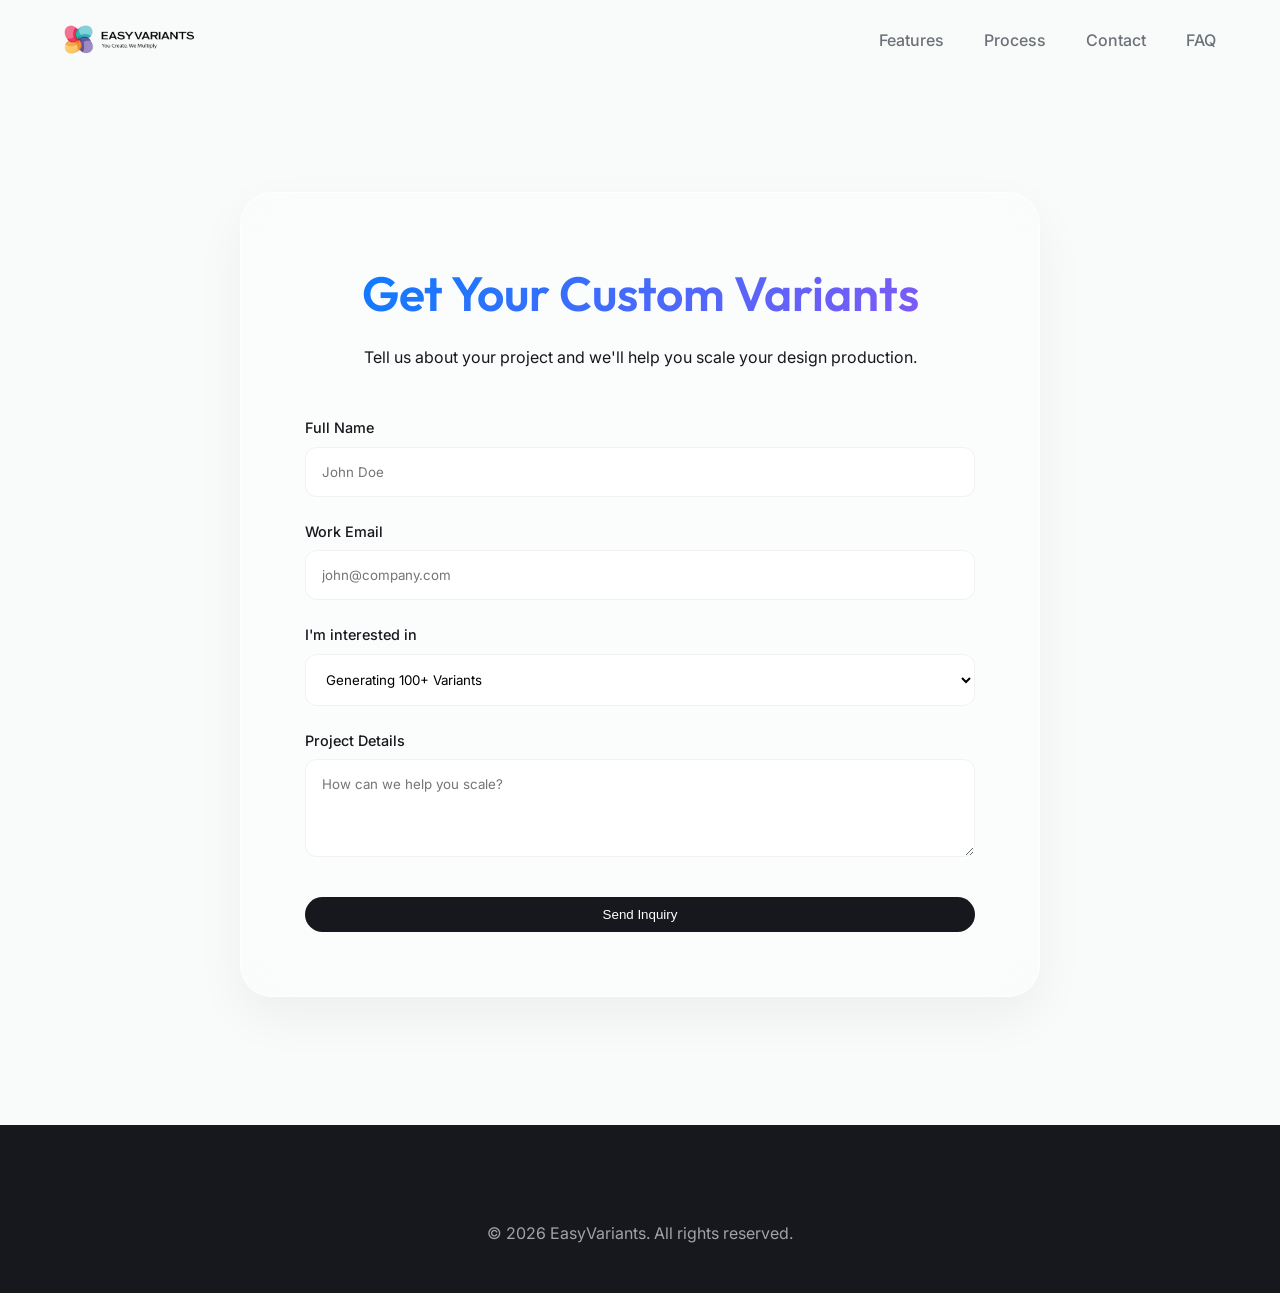
<file: contact.html>
<!DOCTYPE html>
<html lang="en">
<head>
    <meta charset="UTF-8">
    <meta name="viewport" content="width=device-width, initial-scale=1.0">
    <title>Contact Us | EasyVariants</title>
    <link rel="stylesheet" href="style.css">
    <link href="https://fonts.googleapis.com/css2?family=Inter:wght@400;500;600;700&family=Outfit:wght@700;800&display=swap" rel="stylesheet">
    <style>
        .contact-section {
            padding: 12rem 0 8rem;
            min-height: 100vh;
            background: var(--bg-main);
            position: relative;
            overflow: hidden;
        }

        .contact-container {
            max-width: 800px;
            margin: 0 auto;
            position: relative;
            z-index: 2;
        }

        .contact-card {
            background: rgba(255, 255, 255, 0.4);
            backdrop-filter: blur(20px) saturate(180%);
            -webkit-backdrop-filter: blur(20px) saturate(180%);
            border: 1px solid rgba(255, 255, 255, 0.6);
            border-radius: 2rem;
            padding: 4rem;
            box-shadow: 0 20px 50px rgba(0,0,0,0.05);
        }

        .contact-header {
            text-align: center;
            margin-bottom: 3rem;
        }

        .contact-header h1 {
            font-size: 3rem;
            margin-bottom: 1rem;
            background: var(--accent-gradient);
            -webkit-background-clip: text;
            background-clip: text;
            -webkit-text-fill-color: transparent;
        }

        .contact-form {
            display: grid;
            gap: 1.5rem;
        }

        .form-group {
            display: flex;
            flex-direction: column;
            gap: 0.5rem;
        }

        .form-group label {
            font-weight: 500;
            color: var(--text-main);
            font-size: 0.9rem;
        }

        .form-group input, 
        .form-group textarea,
        .form-group select {
            padding: 1rem;
            background: rgba(255, 255, 255, 0.8);
            border: 1px solid rgba(0,0,0,0.05);
            border-radius: 0.75rem;
            font-family: inherit;
            transition: all 0.2s ease;
        }

        .form-group input:focus, 
        .form-group textarea:focus {
            outline: none;
            border-color: var(--accent-blue);
            box-shadow: 0 0 0 4px rgba(59, 130, 246, 0.1);
        }

        .btn-submit {
            margin-top: 1rem;
            width: 100%;
        }

        @media (max-width: 768px) {
            .contact-section {
                padding: 8rem 1rem 4rem;
            }
            .contact-card {
                padding: 2rem;
            }
            .contact-header h1 {
                font-size: 2.25rem;
            }
        }
    </style>
</head>
<body>
    <!-- Navbar -->
    <nav class="navbar glossy">
        <div class="container navbar-inner">
            <div class="logo">
                <a href="index.html" style="text-decoration: none; display: flex; align-items: center; gap: 0.75rem;">
                    <img src="logo-removebg-preview.png" alt="EasyVariants Logo" class="logo-img">
                </a>
            </div>
            <ul class="nav-links">
                <li><a href="index.html#features">Features</a></li>
                <li><a href="index.html#how-it-works">Process</a></li>
                <li><a href="contact.html">Contact</a></li>
                <li><a href="index.html#faq">FAQ</a></li>
            </ul>
        </div>
    </nav>

    <main>
        <section class="contact-section">
            <!-- Background Blobs -->
            <div class="blob-container">
                <div class="blob blob-1"></div>
                <div class="blob blob-2"></div>
            </div>

            <div class="contact-container">
                <div class="contact-card">
                    <div class="contact-header">
                        <h1>Get Your Custom Variants</h1>
                        <p>Tell us about your project and we'll help you scale your design production.</p>
                    </div>
                    
                    <form class="contact-form">
                        <div class="form-group">
                            <label for="name">Full Name</label>
                            <input type="text" id="name" placeholder="John Doe" required>
                        </div>
                        <div class="form-group">
                            <label for="email">Work Email</label>
                            <input type="email" id="email" placeholder="john@company.com" required>
                        </div>
                        <div class="form-group">
                            <label for="interest">I'm interested in</label>
                            <select id="interest">
                                <option>Generating 100+ Variants</option>
                                <option>Exporting Custom Designs</option>
                                <option>Enterprise Integration</option>
                                <option>General Inquiry</option>
                            </select>
                        </div>
                        <div class="form-group">
                            <label for="message">Project Details</label>
                            <textarea id="message" rows="4" placeholder="How can we help you scale?"></textarea>
                        </div>
                        <button type="submit" class="btn btn-primary btn-submit">Send Inquiry</button>
                    </form>
                </div>
            </div>
        </section>
    </main>

    <footer class="footer">
        <div class="container">
            <div class="footer-bottom" style="text-align: center; border: none; padding-top: 0;">
                &copy; 2026 EasyVariants. All rights reserved.
            </div>
        </div>
    </footer>

    <script src="main.js"></script>
</body>
</html>
</file>
<file: style.css>
:root {
    /* Colors - Using HSL for better harmony and control */
    --h: 220;
    --s: 15%;
    --primary: hsl(var(--h), var(--s), 10%);
    --primary-hover: hsl(var(--h), var(--s), 20%);
    --secondary: #FFFFFF;
    
    --accent-h: 210;
    --accent-blue: hsl(var(--accent-h), 100%, 50%);
    --accent-purple: hsl(260, 90%, 65%);
    --accent-gradient: linear-gradient(135deg, var(--accent-blue), var(--accent-purple));
    
    --text-main: hsl(var(--h), var(--s), 10%);
    --text-muted: hsl(var(--h), 5%, 45%);
    --bg-main: hsl(var(--h), 10%, 98%);
    --bg-hero: radial-gradient(circle at 50% 0%, hsl(210, 100%, 96%) 0%, hsl(var(--h), 10%, 98%) 100%);
    --grid-color: hsla(var(--accent-h), 100%, 40%, 0.05);
    
    /* Glassmorphism */
    --glass-bg: rgba(255, 255, 255, 0.7);
    --glass-border: rgba(255, 255, 255, 0.3);
    --glass-shadow: 0 8px 32px 0 rgba(31, 38, 135, 0.07);
    
    /* Shadows */
    --shadow-sm: 0 1px 2px 0 rgba(0, 0, 0, 0.05);
    --shadow-md: 0 10px 15px -3px rgba(0, 0, 0, 0.05), 0 4px 6px -2px rgba(0, 0, 0, 0.02);
    --shadow-lg: 0 20px 25px -5px rgba(0, 0, 0, 0.1), 0 10px 10px -5px rgba(0, 0, 0, 0.04);
    
    /* Transitions */
    --transition-fast: 0.2s cubic-bezier(0.4, 0, 0.2, 1);
    --transition-normal: 0.3s cubic-bezier(0.4, 0, 0.2, 1);
    --transition-slow: 0.5s cubic-bezier(0.4, 0, 0.2, 1);
}

* {
    margin: 0;
    padding: 0;
    box-sizing: border-box;
}

body {
    font-family: 'Inter', sans-serif;
    color: var(--text-main);
    line-height: 1.5;
    background-color: var(--bg-main);
    overflow-x: hidden;
    width: 100%;
}

html {
    overflow-x: hidden;
    width: 100%;
}

h1, h2, h3, .logo-text {
    font-family: 'Outfit', sans-serif;
    font-weight: 600;
}

.container {
    max-width: 1200px;
    margin: 0 auto;
    padding: 0 1.5rem;
}

/* Navbar */
.navbar {
    height: 80px;
    display: flex;
    align-items: center;
    position: absolute;
    top: 0;
    left: 0;
    width: 100%;
    z-index: 1000;
    background: transparent;
    backdrop-filter: none;
    -webkit-backdrop-filter: none;
    border-bottom: 1px solid transparent;
    box-shadow: none;
    transition: all 0.3s ease;
}

.navbar.scrolled {
    position: fixed;
    background: rgba(255, 255, 255, 0.45);
    backdrop-filter: blur(16px) saturate(180%);
    -webkit-backdrop-filter: blur(16px) saturate(180%);
    border-bottom: 1px solid rgba(255, 255, 255, 0.5);
    box-shadow: 0 4px 30px rgba(0, 0, 0, 0.05);
}

.navbar-inner {
    width: 100%;
    display: flex;
    justify-content: space-between;
    align-items: center;
}

.logo {
    display: flex;
    align-items: center;
    gap: 0.75rem;
}

.logo-img {
    height: 40px;
    width: auto;
    object-fit: contain;
}

.nav-links {
    display: flex;
    list-style: none;
    gap: 2.5rem;
}

.nav-links a {
    text-decoration: none;
    color: var(--text-muted);
    font-weight: 500;
    transition: color 0.2s ease;
}

.nav-links a:hover {
    color: var(--text-main);
}

.nav-actions {
    display: flex;
    align-items: center;
    gap: 1rem;
}

/* Mobile Menu Toggle */
.mobile-menu-toggle {
    display: none;
    flex-direction: column;
    justify-content: space-between;
    width: 30px;
    height: 20px;
    background: none;
    border: none;
    cursor: pointer;
    padding: 0;
    z-index: 1001;
}

.mobile-menu-toggle span {
    width: 100%;
    height: 2px;
    background-color: var(--text-main);
    border-radius: 2px;
    transition: all 0.3s ease;
}

.mobile-menu-toggle.active span:nth-child(1) {
    transform: translateY(9px) rotate(45deg);
}

.mobile-menu-toggle.active span:nth-child(2) {
    opacity: 0;
}

.mobile-menu-toggle.active span:nth-child(3) {
    transform: translateY(-9px) rotate(-45deg);
}

@media (max-width: 768px) {
    .mobile-menu-toggle {
        display: flex;
    }

    .nav-links {
        position: fixed;
        top: 0;
        right: -100%;
        width: 80%;
        max-width: 300px;
        height: 100vh;
        background: rgba(255, 255, 255, 0.95);
        backdrop-filter: blur(20px);
        -webkit-backdrop-filter: blur(20px);
        flex-direction: column;
        justify-content: center;
        align-items: center;
        gap: 2rem;
        transition: right 0.4s cubic-bezier(0.4, 0, 0.2, 1);
        z-index: 1000;
        box-shadow: -10px 0 30px rgba(0, 0, 0, 0.1);
    }

    .nav-links.active {
        right: 0;
    }

    .nav-actions {
        display: none; /* Hide login/get started in main nav for mobile to simplify */
    }
}

/* Buttons */
.btn {
    display: inline-flex;
    align-items: center;
    justify-content: center;
    padding: 0.625rem 1.25rem;
    border-radius: 9999px;
    font-weight: 500;
    text-decoration: none;
    transition: all 0.2s cubic-bezier(0.4, 0, 0.2, 1);
    cursor: pointer;
    border: none;
}

.btn-primary {
    background-color: var(--primary);
    color: var(--secondary);
}

.btn-primary:hover {
    opacity: 0.85;
    transform: translateY(-1px);
}

.btn-secondary {
    background-color: var(--secondary);
    color: var(--text-main);
    border: 1px solid rgba(0, 0, 0, 0.05);
    box-shadow: var(--shadow-sm);
}

.btn-secondary:hover {
    background-color: #F9FAFB;
    transform: translateY(-1px);
}

.btn-login {
    color: var(--text-muted);
    background: #F3F4F6;
}

.btn-login:hover {
    color: var(--text-main);
}

.btn-lg {
    padding: 0.875rem 2.5rem;
    font-size: 1rem;
}

/* Glassmorphism Utility */
.glass {
    background: var(--glass-bg);
    backdrop-filter: blur(12px);
    -webkit-backdrop-filter: blur(12px);
    border: 1px solid var(--glass-border);
    box-shadow: var(--glass-shadow);
}

/* Animations */
@keyframes fadeInUp {
    from {
        opacity: 0;
        transform: translateY(30px);
    }
    to {
        opacity: 1;
        transform: translateY(0);
    }
}

@keyframes scaleIn {
    from {
        opacity: 0;
        transform: scale(0.95);
    }
    to {
        opacity: 1;
        transform: scale(1);
    }
}

.reveal {
    opacity: 0;
    transition: all 0.8s cubic-bezier(0.4, 0, 0.2, 1);
}

.reveal.active {
    opacity: 1;
}

.fade-up {
    transform: translateY(30px);
}

.reveal.active.fade-up {
    transform: translateY(0);
}

/* Abstract Background Shapes */
.bg-shape {
    position: fixed;
    filter: blur(80px);
    z-index: -1;
    opacity: 0.6;
}

.shape-1 {
    top: -10%;
    left: -10%;
    width: 600px;
    height: 600px;
    background: var(--gradient-blue);
    border-radius: 50%;
    animation: float 20s ease-in-out infinite alternate;
}

.shape-2 {
    bottom: -10%;
    right: -10%;
    width: 500px;
    height: 500px;
    background: var(--gradient-primary);
    border-radius: 50%;
    animation: float 15s ease-in-out infinite alternate-reverse;
}

.shape-3 {
    top: 40%;
    left: 20%;
    width: 400px;
    height: 400px;
    background: radial-gradient(circle, rgba(147,51,234,0.3) 0%, rgba(147,51,234,0) 70%);
    border-radius: 50%;
    animation: float 25s ease-in-out infinite;
}

@keyframes float {
    0% { transform: translate(0, 0) scale(1); }
    50% { transform: translate(100px, 50px) scale(1.1); }
    100% { transform: translate(-50px, 100px) scale(0.9); }
}

/* Hero Section */
.hero {
    position: relative;
    padding: 10rem 0 8rem;
    text-align: center;
    background: var(--bg-hero);
    overflow: hidden;
}

.hero-video {
    position: absolute;
    top: 0;
    left: 0;
    width: 100%;
    height: 100%;
    object-fit: cover;
    z-index: 0;
    opacity: 0.45; /* Brighter video view */
}

.video-overlay {
    position: absolute;
    inset: 0;
    background: rgba(255, 255, 255, 0.15); /* Light frosting for brighter video */
    backdrop-filter: blur(3px);
    z-index: 1;
}

.grid-overlay {
    position: absolute;
    inset: 0;
    background-image: linear-gradient(var(--grid-color) 1px, transparent 1px),
                      linear-gradient(90deg, var(--grid-color) 1px, transparent 1px);
    background-size: 60px 60px;
    z-index: 2;
    pointer-events: none;
    opacity: 0.5;
}

.hero-content {
    position: relative;
    z-index: 3;
    max-width: 800px;
}

.badge {
    display: inline-block;
    padding: 0.25rem 1rem;
    background-color: #E0F2FE;
    color: #0369A1;
    border-radius: 9999px;
    font-size: 0.875rem;
    font-weight: 500;
    margin-bottom: 2rem;
    border: 1px solid rgba(3, 105, 161, 0.1);
}

.hero h1 {
    font-size: 4rem;
    line-height: 1.1;
    margin-bottom: 1.5rem;
    letter-spacing: -0.02em;
}

.hero p {
    font-size: 1.25rem;
    color: var(--text-muted);
    margin-bottom: 3rem;
    max-width: 600px;
    margin-inline: auto;
}

.hero-actions {
    display: flex;
    gap: 1rem;
    justify-content: center;
}

.completed { color: #22C55E; text-decoration: line-through; opacity: 0.6; }

/* Advanced Bento Grid */
.bento-grid {
    display: grid;
    grid-template-columns: repeat(3, 1fr);
    grid-auto-rows: minmax(280px, auto);
    gap: 1.5rem;
    padding-top: 4rem;
}

.bento-card {
    transition: transform 0.4s cubic-bezier(0.16, 1, 0.3, 1), box-shadow 0.4s ease;
    background: rgba(255, 255, 255, 0.15);
    backdrop-filter: blur(40px) saturate(150%);
    -webkit-backdrop-filter: blur(40px) saturate(150%);
    border: 1px solid rgba(255, 255, 255, 0.3);
    box-shadow: 0 10px 40px rgba(0,0,0,0.03);
    padding: 2.5rem;
    border-radius: 2rem;
    display: flex;
    flex-direction: column;
    justify-content: space-between;
    overflow: hidden;
    position: relative;
}

.bento-card.large {
    grid-column: span 2;
    grid-row: span 2;
    background: linear-gradient(135deg, rgba(255, 255, 255, 0.45) 0%, rgba(255, 255, 255, 0.15) 100%);
    border: 1px solid rgba(255, 255, 255, 0.6);
}

.bento-card.wide {
    grid-column: span 3;
    display: flex;
    flex-direction: row;
    align-items: center;
    justify-content: space-between;
}

.bento-card:hover {
    transform: translateY(-8px);
    box-shadow: 0 20px 40px rgba(0, 0, 0, 0.08);
    border: 1px solid rgba(255, 255, 255, 0.8);
}

.bento-content h3 {
    font-size: 1.5rem;
    margin-bottom: 1rem;
    color: var(--text-main);
    font-weight: 700;
}

.bento-card.large .bento-content h3 {
    font-size: 2.5rem;
}

.badge-mini {
    font-size: 0.75rem;
    padding: 0.35rem 0.75rem;
    background: var(--text-main);
    color: white;
    border-radius: 999px;
    font-weight: 500;
}

.variant-progress.inline {
    background: rgba(255, 255, 255, 0.8);
    padding: 1.5rem;
    border-radius: 1rem;
    border: 1px solid rgba(0,0,0,0.05);
    box-shadow: var(--shadow-sm);
    flex: 1;
}

.vp-item p {
    font-size: 0.875rem;
    margin-bottom: 0.5rem;
    font-weight: 600;
}

.progress-container.small {
    height: 8px;
    margin: 0;
    background: #e2e8f0;
    border-radius: 999px;
    overflow: hidden;
}

.progress-bar {
    height: 100%;
    background: var(--accent-gradient);
    border-radius: 999px;
}

/* Customizer Section */
.customizer-section {
    padding: 2rem 0 8rem;
    background: var(--bg-main);
}

.customizer-header {
    text-align: center;
    margin-bottom: 3rem;
}

.customizer-header h2 {
    font-size: 2.5rem;
    margin-bottom: 0.5rem;
}

.customizer-container {
    position: relative;
    height: 550px;
    border-radius: 2rem;
    overflow: hidden;
    background: #f8fafc;
    border: 1px solid rgba(0,0,0,0.05);
    box-shadow: var(--shadow-xl);
}

#canvas-container {
    position: absolute;
    inset: 0;
    z-index: 1;
}

.customizer-left-panel {
    position: absolute;
    left: 2rem;
    top: 50%;
    transform: translateY(-50%);
    width: 200px;
    z-index: 2;
    background: rgba(255, 255, 255, 0.25);
    backdrop-filter: blur(20px) saturate(150%);
    -webkit-backdrop-filter: blur(20px) saturate(150%);
    border: 1px solid rgba(255, 255, 255, 0.4);
    border-radius: 1.5rem;
    padding: 1.5rem;
    box-shadow: 0 10px 40px rgba(0,0,0,0.05);
    display: flex;
    flex-direction: column;
}

.customizer-controls {
    position: absolute;
    right: 2rem;
    top: 50%;
    transform: translateY(-50%);
    width: 320px;
    z-index: 2;
    background: rgba(255, 255, 255, 0.25);
    backdrop-filter: blur(20px) saturate(150%);
    -webkit-backdrop-filter: blur(20px) saturate(150%);
    border: 1px solid rgba(255, 255, 255, 0.4);
    border-radius: 1.5rem;
    padding: 1.5rem;
    box-shadow: 0 10px 40px rgba(0,0,0,0.05);
    display: flex;
    flex-direction: column;
    gap: 0.75rem;
    max-height: 85%;
    overflow-y: auto;
}

/* Custom Scrollbar for Controls */
.customizer-controls::-webkit-scrollbar {
    width: 6px;
}
.customizer-controls::-webkit-scrollbar-thumb {
    background-color: rgba(0,0,0,0.1);
    border-radius: 10px;
}

.control-group h3 {
    font-size: 1rem;
    margin-bottom: 0.75rem;
    color: var(--text-main);
}

.color-swatches {
    display: flex;
    flex-wrap: wrap;
    gap: 0.5rem;
}

.swatch {
    width: 32px;
    height: 32px;
    border-radius: 50%;
    border: 2px solid transparent;
    cursor: pointer;
    transition: all 0.2s ease;
    box-shadow: var(--shadow-sm);
}

.swatch:hover {
    transform: scale(1.1);
}

.swatch.active {
    border-color: var(--primary);
    transform: scale(1.1);
    box-shadow: 0 0 0 2px white, 0 0 0 4px var(--primary);
}

.input-field {
    width: 100%;
    padding: 0.5rem 0.75rem;
    border-radius: 0.5rem;
    border: 1px solid rgba(0,0,0,0.1);
    background: white;
    font-family: 'Inter', sans-serif;
    font-size: 0.875rem;
    transition: border-color 0.2s;
}

.mb-2 {
    margin-bottom: 0.5rem;
}

input[type="file"].input-field {
    padding: 0.4rem;
    font-size: 0.75rem;
}

input[type="range"].slider {
    padding: 0;
    height: 6px;
    border: none;
    background: rgba(0,0,0,0.1);
    border-radius: 3px;
    appearance: none;
    -webkit-appearance: none;
}
input[type="range"].slider::-webkit-slider-thumb {
    -webkit-appearance: none;
    width: 16px;
    height: 16px;
    background: var(--primary);
    border-radius: 50%;
    cursor: pointer;
}

.input-field:focus {
    outline: none;
    border-color: var(--accent-blue);
}

.w-full {
    width: 100%;
}

.mt-2 {
    margin-top: 0.5rem;
}

.mt-4 {
    margin-top: 1rem;
}

.helper-text {
    font-size: 0.75rem;
    color: var(--text-muted);
    margin-top: 0.5rem;
    text-align: center;
}

.loader-overlay {
    position: absolute;
    inset: 0;
    background: var(--bg-main);
    z-index: 10;
    display: none;
    flex-direction: column;
    align-items: center;
    justify-content: center;
    color: var(--text-main);
    transition: opacity 0.5s ease;
}

.loader-overlay.active {
    display: flex;
}

.spinner {
    width: 40px;
    height: 40px;
    border: 3px solid rgba(0,0,0,0.1);
    border-top-color: var(--accent-blue);
    border-radius: 50%;
    animation: spin 1s linear infinite;
    margin-bottom: 1rem;
}

@keyframes spin {
    100% { transform: rotate(360deg); }
}


/* Section Headers */
.section-header {
    text-align: center;
    margin-bottom: 4rem;
}

.section-header h2 {
    font-size: 2.5rem;
    margin-bottom: 1rem;
}

.section-header p {
    color: var(--text-muted);
}

/* Pricing */
.pricing {
    padding: 8rem 0;
    background: transparent; /* Changed from solid grey to let blobs show */
}

.pricing-grid {
    display: flex;
    justify-content: center;
    gap: 2rem;
    flex-wrap: wrap; /* for mobile */
}

.pricing-card {
    background: rgba(255, 255, 255, 0.4);
    backdrop-filter: blur(20px) saturate(150%);
    -webkit-backdrop-filter: blur(20px) saturate(150%);
    padding: 3rem;
    border-radius: 1.5rem;
    width: 350px;
    border: 1px solid rgba(255, 255, 255, 0.6);
    text-align: center;
    transition: transform 0.4s cubic-bezier(0.16, 1, 0.3, 1), box-shadow 0.4s ease;
    box-shadow: 0 10px 40px rgba(0,0,0,0.03);
}

.model-switcher {
    display: flex;
    flex-direction: column;
    gap: 0.75rem;
}

.model-switcher .btn {
    width: 100%;
}

.pricing-card:hover {
    transform: translateY(-8px);
    box-shadow: 0 20px 40px rgba(0,0,0,0.08);
}

.pricing-card.featured {
    background: linear-gradient(135deg, var(--text-main) 0%, var(--primary) 100%);
    border: 1px solid rgba(255,255,255,0.1);
    box-shadow: 0 25px 50px -12px rgba(var(--text-main-rgb), 0.5);
    color: white;
    transform: scale(1.05);
    z-index: 10;
}

.pricing-card.featured:hover {
    transform: scale(1.05) translateY(-8px);
    box-shadow: 0 30px 60px -12px rgba(var(--text-main-rgb), 0.6);
}

.pricing-card .price {
    font-size: 3.5rem;
    font-weight: 800;
    margin: 1.5rem 0;
    font-family: 'Outfit', sans-serif;
    color: var(--text-dark);
}

.pricing-card.featured .price {
    color: white;
}

.pricing-card.featured h3, 
.pricing-card.featured p {
    color: rgba(255,255,255,0.9);
}

.pricing-card .price span {
    font-size: 1rem;
    color: var(--text-muted);
}

.pricing-card.featured .price span {
    color: rgba(255,255,255,0.6);
}

.pricing-card ul {
    list-style: none;
    margin-bottom: 2.5rem;
    text-align: left;
}

.pricing-card li {
    padding: 0.75rem 0;
    color: var(--text-main);
    display: flex;
    align-items: flex-start;
    gap: 0.75rem;
    font-size: 0.95rem;
}

.pricing-card.featured li {
    color: rgba(255,255,255,0.9);
}

.pricing-check {
    color: #10b981;
    flex-shrink: 0;
    margin-top: 2px;
}


/* Demo */
.demo {
    padding: 8rem 0;
}

.demo-box {
    background: var(--primary);
    padding: 5rem;
    border-radius: 2rem;
    text-align: center;
    color: var(--secondary);
}

.demo-box h2 {
    font-size: 3rem;
    margin-bottom: 1rem;
}

.demo-box p {
    opacity: 0.8;
    margin-bottom: 2.5rem;
}

/* How It Works */
.how-it-works {
    padding: 8rem 0;
    position: relative;
}

.workflow-staggered {
    display: flex;
    flex-direction: column;
    gap: 3rem;
    margin-top: 5rem;
    max-width: 900px;
    margin-inline: auto;
}

.workflow-step {
    display: flex;
    gap: 3rem;
    align-items: center;
    padding: 4rem;
    background: rgba(255, 255, 255, 0.25);
    backdrop-filter: blur(20px) saturate(150%);
    -webkit-backdrop-filter: blur(20px) saturate(150%);
    border-radius: 2rem;
    border: 1px solid rgba(255,255,255,0.6);
    transition: transform 0.4s cubic-bezier(0.16, 1, 0.3, 1), box-shadow 0.4s ease;
    box-shadow: 0 10px 40px rgba(0,0,0,0.03);
    position: relative;
    overflow: hidden;
}

.workflow-step.staggered {
    transform: translateX(10%);
}

.workflow-step:hover {
    transform: translateY(-8px);
    box-shadow: 0 20px 40px rgba(0,0,0,0.08);
}

.workflow-step.staggered:hover {
    transform: translateX(10%) translateY(-8px);
}

.step-badge {
    display: inline-block;
    padding: 0.25rem 0.75rem;
    background: rgba(0,0,0,0.05);
    border: 1px solid rgba(0,0,0,0.1);
    border-radius: 999px;
    font-size: 0.8rem;
    font-weight: 600;
    margin-bottom: 1rem;
    color: var(--text-main);
    text-transform: uppercase;
    letter-spacing: 0.05em;
}

.step-content h3 {
    font-size: 2rem;
    margin-bottom: 1rem;
    color: var(--text-main);
    font-weight: 700;
}

.step-content p {
    font-size: 1.125rem;
    color: var(--text-muted);
    max-width: 400px;
    line-height: 1.6;
}

.step-visual {
    flex: 1;
    min-width: 300px;
    height: 250px;
    background: rgba(255,255,255,0.5);
    border-radius: 1.5rem;
    display: flex;
    justify-content: center;
    align-items: center;
    position: relative;
    border: 1px solid rgba(0,0,0,0.05);
    overflow: hidden;
}

.step-visual.alt-bg {
    background: linear-gradient(135deg, rgba(var(--primary-rgb), 0.05) 0%, rgba(var(--primary-rgb), 0.1) 100%);
}

.centered {
    display: flex;
    justify-content: center;
    align-items: center;
}
.flex-col {
    flex-direction: column;
}

/* Mockup UI items */
.mockup-window {
    width: 200px;
    height: 150px;
    background: white;
    border-radius: 12px;
    box-shadow: 0 10px 30px rgba(0,0,0,0.1);
    border: 1px solid rgba(0,0,0,0.05);
    display: flex;
    flex-direction: column;
}
.mockup-header {
    height: 24px;
    border-bottom: 1px solid rgba(0,0,0,0.05);
    display: flex;
    align-items: center;
    padding: 0 10px;
    gap: 6px;
}
.mockup-header i {
    width: 8px;
    height: 8px;
    border-radius: 50%;
    background: #e2e8f0;
}
.mockup-header i:nth-child(1) { background: #fca5a5; }
.mockup-header i:nth-child(2) { background: #fde047; }
.mockup-header i:nth-child(3) { background: #86efac; }
.mockup-body { flex: 1; }

.abstract-nodes {
    display: flex;
    align-items: center;
    gap: 0;
}
.node {
    width: 40px;
    height: 40px;
    border-radius: 12px;
    box-shadow: 0 5px 15px rgba(0,0,0,0.1);
    z-index: 2;
}
.node-line {
    width: 50px;
    height: 4px;
    background: rgba(0,0,0,0.1);
    z-index: 1;
}

.mockup-stack {
    position: relative;
    width: 150px;
    height: 150px;
}
.stack-layer {
    position: absolute;
    width: 120px;
    height: 80px;
    background: white;
    border-radius: 12px;
    border: 1px solid rgba(0,0,0,0.1);
    box-shadow: 0 10px 20px rgba(0,0,0,0.05);
    left: 15px;
    transform: perspective(600px) rotateX(60deg) rotateZ(-45deg);
    transition: transform 0.4s ease;
}
.layer-1 { top: 60px; z-index: 3; background: linear-gradient(135deg, #fff, #f8fafc); }
.layer-2 { top: 30px; z-index: 2; background: linear-gradient(135deg, #f8fafc, #e2e8f0); opacity: 0.8; }
.layer-3 { top: 0px; z-index: 1; background: linear-gradient(135deg, #e2e8f0, #cbd5e1); opacity: 0.5; }
.workflow-step:hover .layer-1 { transform: perspective(600px) rotateX(60deg) rotateZ(-45deg) translateZ(30px); }
.workflow-step:hover .layer-2 { transform: perspective(600px) rotateX(60deg) rotateZ(-45deg) translateZ(15px); }
.workflow-step:hover .layer-3 { transform: perspective(600px) rotateX(60deg) rotateZ(-45deg) translateZ(0px); }

/* Premium Metrics Ribbon */
.metrics-ribbon {
    background: var(--text-main);
    color: white;
    padding: 6rem 0;
    margin: 4rem 0;
    position: relative;
    transform: skewY(-2deg);
    box-shadow: inset 0 20px 40px rgba(0,0,0,0.5);
}

.metrics-ribbon .container {
    transform: skewY(2deg); /* Un-skew content */
}

.metrics-grid {
    display: flex;
    justify-content: space-around;
    align-items: center;
    flex-wrap: wrap;
    gap: 2rem;
}

.metric {
    text-align: center;
    padding: 1rem 2rem;
}

.metric-value {
    font-size: 4.5rem;
    font-weight: 800;
    line-height: 1;
    margin-bottom: 0.5rem;
    background: linear-gradient(135deg, #ffffff 0%, #a1a1aa 100%);
    -webkit-background-clip: text;
    background-clip: text;
    -webkit-text-fill-color: transparent;
    text-shadow: 0 10px 30px rgba(255,255,255,0.1);
}

.metric-label {
    font-size: 1.125rem;
    color: #a1a1aa;
    font-weight: 500;
    letter-spacing: 0.05em;
    text-transform: uppercase;
}

.metric-divider {
    width: 2px;
    height: 80px;
    background: linear-gradient(to bottom, transparent, rgba(255,255,255,0.2), transparent);
}


/* Testimonials */
.testimonials {
    padding: 8rem 0;
    position: relative;
}

.testimonial-grid {
    display: grid;
    grid-template-columns: repeat(auto-fit, minmax(320px, 1fr));
    gap: 2rem;
}

.testimonial-card {
    background: rgba(255, 255, 255, 0.25);
    backdrop-filter: blur(20px) saturate(150%);
    -webkit-backdrop-filter: blur(20px) saturate(150%);
    padding: 2.5rem;
    border-radius: 1.5rem;
    border: 1px solid rgba(255, 255, 255, 0.6);
    box-shadow: 0 10px 40px rgba(0,0,0,0.03);
    transition: transform 0.4s ease;
}

.testimonial-card:hover {
    transform: translateY(-5px);
}


.testimonial-user {
    display: flex;
    align-items: center;
    gap: 1rem;
    margin-top: 1.5rem;
}

.user-avatar {
    width: 48px;
    height: 48px;
    border-radius: 50%;
    background: #E5E7EB;
}

/* FAQ */
.faq {
    padding: 8rem 0;
    position: relative;
}

.faq-container {
    max-width: 800px;
    margin: 4rem auto 0;
}

.faq-item {
    border-bottom: 1px solid rgba(0, 0, 0, 0.1);
}

.faq-question {
    width: 100%;
    padding: 1.5rem 0;
    display: flex;
    justify-content: space-between;
    align-items: center;
    background: none;
    border: none;
    font-size: 1.125rem;
    font-weight: 600;
    text-align: left;
    cursor: pointer;
    color: var(--text-main);
}

.faq-answer {
    max-height: 0;
    overflow: hidden;
    transition: max-height 0.3s ease-out;
    color: var(--text-muted);
}

.faq-item.active .faq-answer {
    max-height: 200px;
    padding-bottom: 1.5rem;
}

.faq-icon {
    transition: transform 0.3s ease;
}

.faq-item.active .faq-icon {
    transform: rotate(180deg);
}

/* Footer Enhancements */
.footer {
    padding: 6rem 0 3rem;
    background: var(--primary);
    color: rgba(255, 255, 255, 0.6);
}

.footer-grid {
    display: grid;
    grid-template-columns: 2fr 1fr 1fr 1fr;
    gap: 4rem;
    margin-bottom: 4rem;
    text-align: left;
}

.footer-logo {
    color: white;
    margin-bottom: 1.5rem;
}

.footer-column h4 {
    color: white;
    margin-bottom: 1.5rem;
}

.footer-links {
    list-style: none;
}

.footer-links li {
    margin-bottom: 0.75rem;
}

.footer-links a {
    color: inherit;
    text-decoration: none;
    transition: color 0.2s ease;
}

.footer-links a:hover {
    color: white;
}

/* ==========================================================================
   Responsive Design
   ========================================================================== */

/* Tablet and Smaller (1024px) */
@media (max-width: 1024px) {
    .customizer-section {
        padding: 2rem 0;
    }

    .customizer-container {
        height: 85vh;
        margin: 0;
        border-radius: 0;
        border-left: none;
        border-right: none;
    }

    .customizer-left-panel {
        position: absolute;
        top: 1rem;
        left: 50%;
        transform: translateX(-50%);
        width: calc(100% - 2rem);
        max-width: 400px;
        flex-direction: row;
        justify-content: center;
        padding: 0.75rem;
        gap: 0.5rem;
    }

    .customizer-controls {
        position: absolute;
        bottom: 0;
        left: 0;
        right: 0;
        width: 100%;
        height: auto;
        max-height: 45%;
        border-radius: 2rem 2rem 0 0;
        padding: 1.5rem;
        transform: none;
        top: auto;
        background: rgba(255, 255, 255, 0.95);
        backdrop-filter: blur(20px);
        box-shadow: 0 -10px 40px rgba(0,0,0,0.1);
    }
}

/* Mobile (768px) */
@media (max-width: 768px) {
    .navbar {
        height: 70px;
    }

    .mobile-menu-close {
        display: block;
        position: absolute;
        top: 2rem;
        right: 2rem;
        font-size: 2.5rem;
        background: none;
        border: none;
        color: var(--text-main);
        cursor: pointer;
    }

    .nav-links {
        position: fixed;
        top: 0;
        right: -100%;
        width: 100%;
        height: 100vh;
        background: white;
        flex-direction: column;
        justify-content: center;
        align-items: center;
        gap: 2.5rem;
        transition: right 0.4s cubic-bezier(0.4, 0, 0.2, 1);
        z-index: 2000;
        padding: 2rem;
    }

    .nav-links.active {
        right: 0;
    }

    .nav-actions {
        display: none;
    }

    /* Hero Fixes */
    .hero {
        padding: 8rem 0 4rem;
        text-align: center;
        overflow: hidden;
        width: 100%;
    }

    .hero h1 {
        font-size: 2.25rem;
        line-height: 1.1;
        padding: 0 1rem;
        width: 100%;
    }

    .hero-actions {
        flex-direction: column;
        width: 100%;
        padding: 0 1rem;
        gap: 1rem;
    }

    .hero-actions .btn {
        width: 100%;
        margin: 0 !important;
    }

    /* Customizer Panel Layout - Fix Overlap */
    .customizer-section {
        padding: 2rem 0;
        width: 100%;
        overflow-x: hidden;
    }

    .customizer-container {
        height: auto;
        min-height: auto;
        overflow: visible !important;
        display: flex;
        flex-direction: column;
        position: relative;
        width: 100%;
        margin: 0;
        background: transparent;
        border: none;
        box-shadow: none;
    }

    .customizer-left-panel {
        position: relative;
        top: 0;
        left: 0;
        transform: none;
        width: 100%;
        max-width: none;
        background: rgba(255, 255, 255, 0.85);
        backdrop-filter: blur(10px);
        border-radius: 1rem;
        margin: 1rem 0;
        padding: 0.75rem;
        z-index: 10;
        display: flex;
        flex-direction: row;
        justify-content: center;
        align-items: center;
        gap: 0.5rem;
        border: 1px solid rgba(0,0,0,0.05);
    }

    .customizer-left-panel h3 {
        display: none;
    }

    .customizer-left-panel .btn {
        padding: 0.5rem 0.75rem;
        font-size: 0.8rem;
        min-width: auto;
        flex: 1;
    }

    .model-switcher {
        flex-direction: row;
        justify-content: center;
        gap: 0.5rem;
        width: 100%;
    }

    .model-switcher .btn {
        width: auto;
        flex: 1;
        padding: 0.8rem 1rem;
        font-size: 0.95rem;
        white-space: nowrap;
        margin: 0 !important;
        font-weight: 600;
        border-radius: 0.75rem;
    }

    #canvas-container {
        position: relative;
        flex: 1;
        width: 100%;
        min-height: 500px !important;
        z-index: 1;
        background: #f8fafc;
        border-radius: 1.5rem;
        overflow: hidden;
    }

    .customizer-controls {
        position: relative;
        bottom: 0;
        left: 0;
        right: 0;
        width: 100%;
        height: auto;
        max-height: none !important;
        border-radius: 2rem;
        padding: 2.5rem 1.5rem 1.5rem;
        transform: none;
        background: white;
        box-shadow: 0 10px 40px rgba(0,0,0,0.08);
        z-index: 10;
        overflow: visible !important;
        margin-top: 1rem;
        border: 1px solid rgba(0,0,0,0.03);
    }

    /* Section Spacing & Grid Fixes */
    .bento-grid {
        grid-template-columns: 1fr !important;
        gap: 1.5rem;
        padding: 1rem;
        width: 100%;
    }

    .bento-card {
        grid-column: span 1 !important;
        grid-row: span 1 !important;
        width: 100%;
        flex-direction: column !important;
        min-height: auto !important;
    }

    .bento-card.wide {
        flex-direction: column !important;
    }

    .workflow-staggered {
        width: 100%;
        padding: 0 1rem;
    }

    .workflow-step {
        flex-direction: column !important;
        padding: 2.5rem 1.5rem !important;
        gap: 2rem !important;
        width: 100% !important;
        transform: none !important;
        margin: 0 !important;
    }

    .workflow-step.staggered {
        transform: none !important;
    }

    .step-visual {
        width: 100% !important;
        min-width: 0 !important;
        height: 200px !important;
    }

    .metrics-ribbon {
        padding: 4rem 1rem;
        transform: none !important;
        overflow: hidden;
        width: 100%;
    }

    .metrics-grid {
        grid-template-columns: 1fr !important;
        gap: 3rem;
        width: 100%;
    }

    .metric-divider {
        display: none !important;
    }

    .metric-value {
        font-size: 3.5rem;
    }

    /* Pricing Fixes */
    .pricing-grid {
        grid-template-columns: 1fr !important;
        padding: 0 1rem;
        width: 100%;
    }

    .pricing-card {
        width: 100% !important;
        max-width: 100% !important;
        margin: 0 0 2rem 0 !important;
        transform: none !important;
    }

    .footer-grid {
        grid-template-columns: 1fr !important;
        gap: 3rem;
        text-align: center;
        padding: 0 2rem;
        width: 100%;
    }

    .footer-logo {
        justify-content: center;
    }
}

/* Small Mobile (480px) */
@media (max-width: 480px) {
    .hero h1 {
        font-size: 2rem;
    }

    .customizer-container {
        min-height: auto;
    }
    
    #canvas-container {
        min-height: 400px !important;
    }
}
</file>
